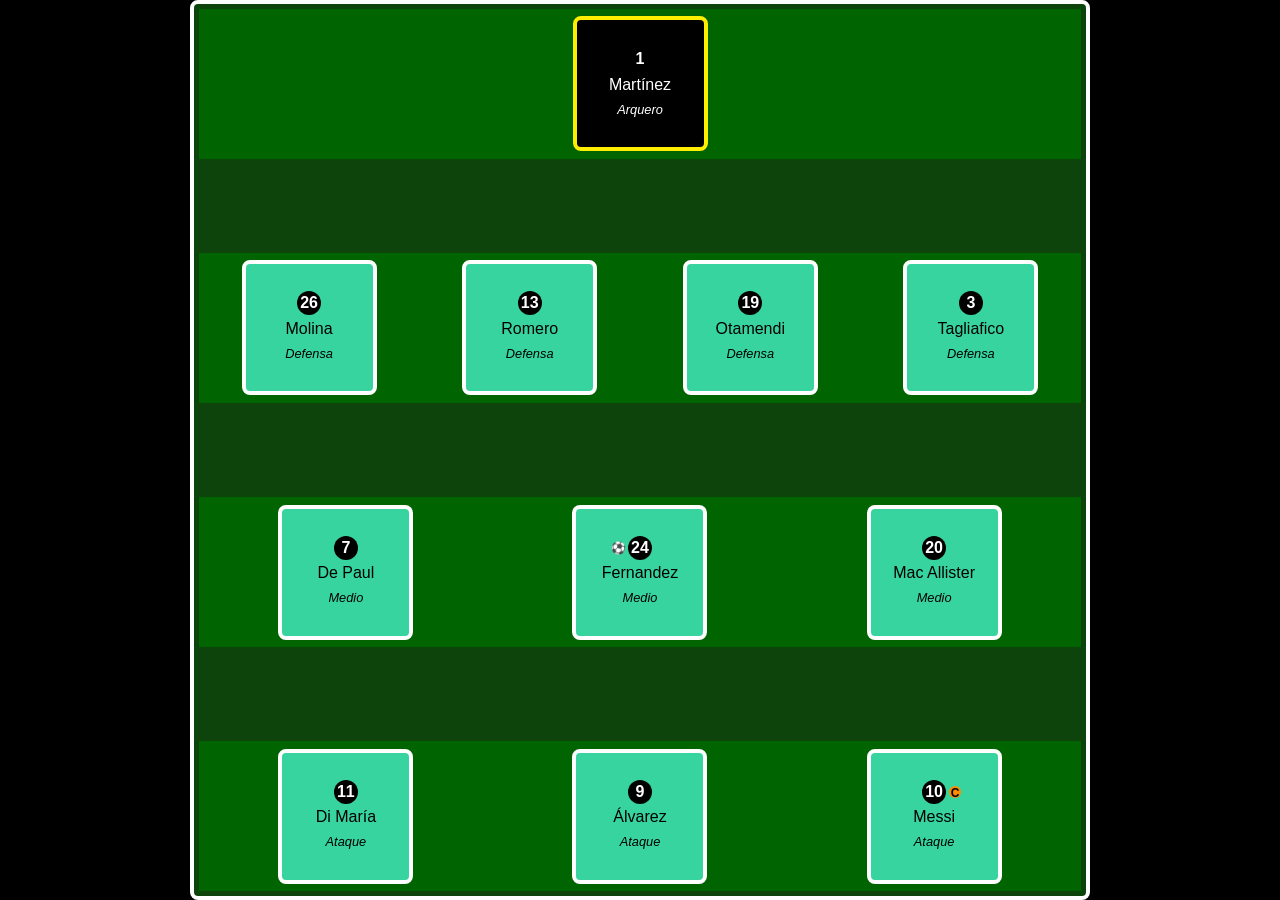
<file: Cancha/Index.html>
<!DOCTYPE html>
<html lang="en">
<head>
    <meta charset="UTF-8">
    <meta name="viewport" content="width=device-width, initial-scale=1.0">
    <title>Document</title>
    <link rel="stylesheet" href="styles.css">
</head>
<body>
    <main class="cancha">
        <section class="zona arco">
            <div class="arquero">
                <div class="numero">1</div>
                <p class="nombre arqueros">Martínez</p>
                <p class="posicion ar">Arquero</p>
            </div>
        </section>
        <section class="zona defensa">
            <div class="defensas">
                <div class="numero">26</div>
                <p class="nombre">Molina</p>
                <p class="posicion">Defensa</p>
            </div>
            <div class="defensas">
                <div class="numero">13</div>
                <p class="nombre">Romero</p>
                <p class="posicion">Defensa</p>
            </div>
            <div class="defensas">
                <div class="numero">19</div>
                <p class="nombre">Otamendi</p>
                <p class="posicion">Defensa</p>
            </div>
            <div class="defensas">
                <div class="numero">3</div>
                <p class="nombre">Tagliafico</p>
                <p class="posicion">Defensa</p>
            </div>
        </section>
        <section class="zona mediocampo">
            <div class="mediocampistas">
                <div class="numero">7</div>
                <p class="nombre">De Paul</p>
                <p class="posicion">Medio</p>
            </div>
            <div class="mediocampistas">
                <div class="numero">24
                    <span class="balon">⚽</span>
                </div>
                <p class="nombre">Fernandez</p>
                <p class="posicion">Medio</p>
            </div>
            <div class="mediocampistas">
                <div class="numero">20</div>
                <p class="nombre">Mac Allister</p>
                <p class="posicion">Medio</p>
            </div>
        </section>
        <section class="zona ataque">
            <div class="ataques">
                <div class="numero">11</div>
                <p class="nombre">Di María</p>
                <p class="posicion">Ataque</p>
            </div>
            <div class="ataques">
                <div class="numero">9</div>
                <p class="nombre">Álvarez</p>
                <p class="posicion">Ataque</p>
            </div>
            <div class="ataques">
                <div class="numero">10
                    <div class="capi">C</div>
                </div>
                <p class="nombre">Messi</p>
                <p class="posicion">Ataque</p>
            </div>
        </section>
    </main>
</body>
</html>
</file>
<file: Cancha/styles.css>
*{
    margin: 0px;
    box-sizing: border-box;
    
}
body{
    display: flex;
    align-items: center;
    justify-content: center;
    background-color: black;
}
.cancha{
    background-color: rgb(12, 68, 12);
    width: 100vh;
    height: 100vh;
    padding: 0.3rem;
    border: .3rem solid white;
    border-radius: 0.5rem;
    display: flex;
    flex-direction: column;
    align-items: center;
    justify-content: space-between;

    .numero{
        color: white;
        height: 1.5rem;
        aspect-ratio: 1/1;
        background-color: black;
        border-radius: 50%;
        display: flex;
        align-items: center;
        justify-content: center;
        font-weight: 600;
        position: relative;
    }
    .posicion{
        font-size: .8rem;
        font-style: italic;
        color: black;
        padding: .2rem;
    }
    .balon{
        scale: .75;
        position: absolute;
        right: 100%;
        
    }
    .capi{
        scale: .75;
        position: absolute;
        color: black;
        right: -70%;
        border-radius: 50%;
        background-color: darkorange;
        width: 1rem;
        height: 1rem;
        display: flex;
        justify-content: center
        ;
    }
    

    .zona{
        background-color: darkgreen;
        width: 100%;
        height: 17%;
        display: flex;
    }
    .arco{
        display: flex;
        align-items: center;
        justify-content: center;
        
        .arquero{
            background-color: black;
            height: 90%;
            aspect-ratio: 1/1;
            border: .3rem solid rgb(255, 238, 0);
            border-radius: 0.5rem;
            display: flex;
            flex-direction: column;
            justify-content: center;
            align-items: center;
            font-family: Arial, Helvetica, sans-serif;
            gap: 0.3rem;
            .arqueros{
                color: white;
            }
            .ar{
                color: white;
            }
        }
    }
    .defensa{
        display: flex;
        align-items: center;
        justify-content: space-around;

        .defensas{
            background-color: rgb(55, 212, 160);
            height: 90%;
            aspect-ratio: 1/1;
            border: .3rem solid rgb(255, 255, 255);
            border-radius: 0.5rem;
            display: flex;
            flex-direction: column;
            justify-content: center;
            align-items: center;
            font-family: Arial, Helvetica, sans-serif;
            gap: 0.3rem;
            
        }
    }
    .mediocampo{
        display: flex;
        align-items: center;
        justify-content: space-around;

        .mediocampistas{
            background-color: rgb(55, 212, 160);
            height: 90%;
            aspect-ratio: 1/1;
            border: .3rem solid rgb(255, 255, 255);
            border-radius: 0.5rem;
            display: flex;
            flex-direction: column;
            justify-content: center;
            align-items: center;
            font-family: Arial, Helvetica, sans-serif;
            gap: 0.3rem;
        }
    }
    .ataque{
        display: flex;
        align-items: center;
        justify-content: space-around;

        .ataques{
            background-color: rgb(55, 212, 160);
            height: 90%;
            aspect-ratio: 1/1;
            border: .3rem solid rgb(255, 255, 255);
            border-radius: 0.5rem;
            display: flex;
            flex-direction: column;
            justify-content: center;
            align-items: center;
            font-family: Arial, Helvetica, sans-serif;
            gap: 0.3rem;
            position: relative;
        }
    }




    
}
</file>
